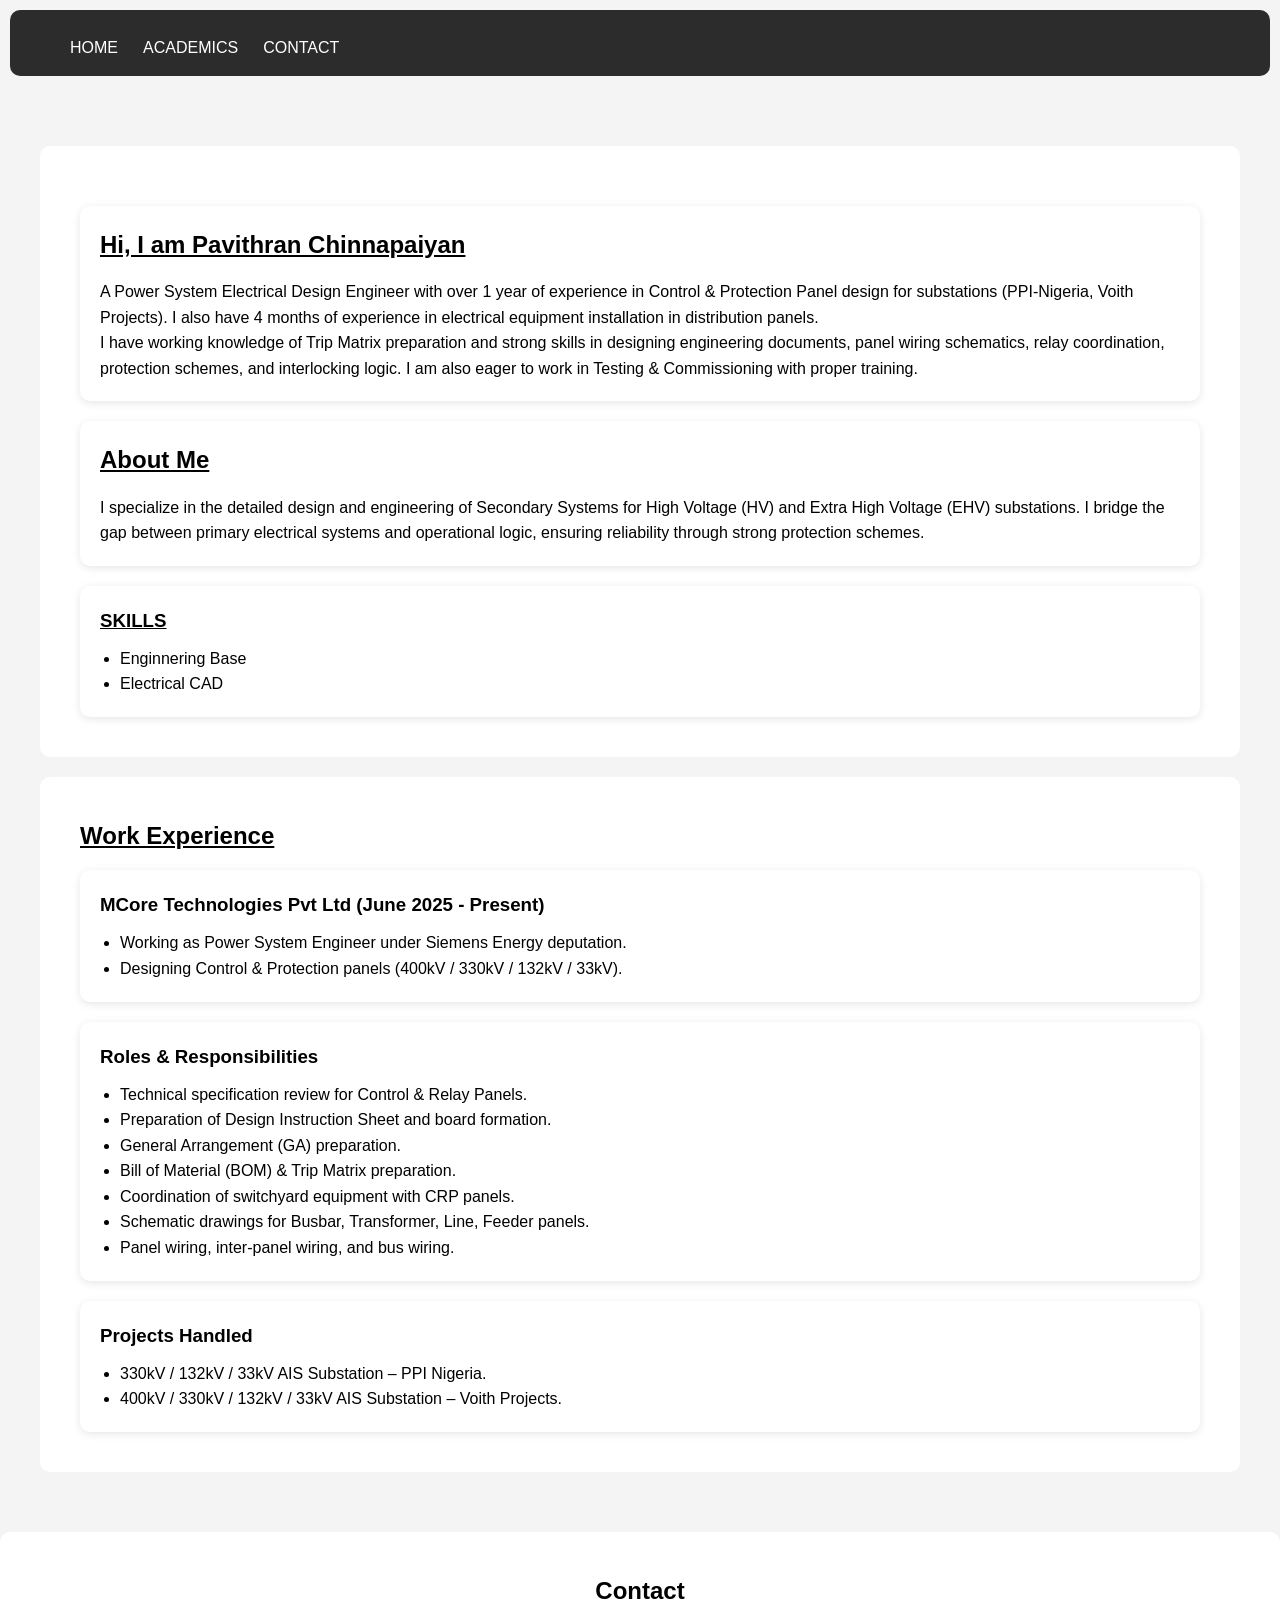
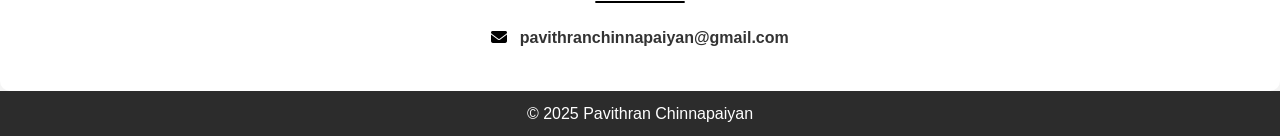
<file: html.html>
<!DOCTYPE html>
<html lang="en">

<head>
    <meta charset="UTF-8">
    <meta name="viewport" content="width=device-width, initial-scale=1.0">
    <title>Pavithran Portfolio</title>

    <!-- CSS -->
    <link rel="stylesheet" href="style.css">

    <!-- Icon -->
    <link rel="icon" href="OIP.webp" type="image/png">

    <!-- Font Awesome -->
    <link rel="stylesheet" href="https://cdnjs.cloudflare.com/ajax/libs/font-awesome/6.5.0/css/all.min.css">
</head>

<body>

    <!-- HEADER -->
    <header>
        <nav>
            <ul>
                <li><a href="#">HOME</a></li>
                <li><a href="html3.html">ACADEMICS</a></li>
                <li><a href="#contact">CONTACT</a></li>
            </ul>
        </nav>
    </header>

    <section class="begin">
        <section class="group">
            <section id="home" class="home fade-in">
                <h2>Hi, I am Pavithran Chinnapaiyan</h2>
                <p>
                    A Power System Electrical Design Engineer with over 1 year of experience in Control & Protection
                    Panel
                    design for substations (PPI-Nigeria, Voith Projects). I also have 4 months of experience in
                    electrical
                    equipment installation in distribution panels.
                </p>
                <p>
                    I have working knowledge of Trip Matrix preparation and strong skills in designing engineering
                    documents,
                    panel wiring schematics, relay coordination, protection schemes, and interlocking logic. I am also
                    eager
                    to work in Testing & Commissioning with proper training.
                </p>
            </section>
            <!-- ABOUT -->
            <section class="me fade-in">
                <h2>About Me</h2>
                <p>
                    I specialize in the detailed design and engineering of Secondary Systems for High Voltage (HV) and
                    Extra
                    High Voltage (EHV) substations. I bridge the gap between primary electrical systems and operational
                    logic,
                    ensuring reliability through strong protection schemes.
                </p>
            </section>
            <section class="skills fade-in">
                <h3 style="font-family: Arial, Helvetica, sans-serif;"> SKILLS</h3>
                <ul>
                    <li>
                        Enginnering Base
                    </li>
                    <li>
                        Electrical CAD
                    </li>
                </ul>
            </section>
        </section>

        <!-- WORK EXPERIENCE -->
        <section class="fade-in">
            <h2>Work Experience</h2>

            <div class="container">

                <div class="project">
                    <h3>MCore Technologies Pvt Ltd (June 2025 - Present)</h3>
                    <ul>
                        <li>Working as Power System Engineer under Siemens Energy deputation.</li>
                        <li>Designing Control & Protection panels (400kV / 330kV / 132kV / 33kV).</li>
                    </ul>
                </div>

                <div class="project">
                    <h3>Roles & Responsibilities</h3>
                    <ul>
                        <li>Technical specification review for Control & Relay Panels.</li>
                        <li>Preparation of Design Instruction Sheet and board formation.</li>
                        <li>General Arrangement (GA) preparation.</li>
                        <li>Bill of Material (BOM) & Trip Matrix preparation.</li>
                        <li>Coordination of switchyard equipment with CRP panels.</li>
                        <li>Schematic drawings for Busbar, Transformer, Line, Feeder panels.</li>
                        <li>Panel wiring, inter-panel wiring, and bus wiring.</li>
                    </ul>
                </div>

                <div class="project">
                    <h3>Projects Handled</h3>
                    <ul>
                        <li>330kV / 132kV / 33kV AIS Substation – PPI Nigeria.</li>
                        <li>400kV / 330kV / 132kV / 33kV AIS Substation – Voith Projects.</li>
                    </ul>
                </div>

            </div>
        </section>
    </section>

    <!-- CONTACT -->
    <section id="contact" class="contact fade-in">
        <h2>Contact</h2>

        <p>
            <i class="fa-solid fa-envelope"></i>
            <a href="mailto:pavithranchinnapaiyan@gmail.com">
                pavithranchinnapaiyan@gmail.com
            </a>
        </p>
    </section>

    <!-- FOOTER -->
    <footer>
        <p>&copy; 2025 Pavithran Chinnapaiyan</p>
    </footer>

    <!-- JS -->
    <script>
        document.addEventListener("DOMContentLoaded", function () {
            const elements = document.querySelectorAll('.fade-in');

            const observer = new IntersectionObserver((entries) => {
                entries.forEach(entry => {
                    if (entry.isIntersecting) {
                        entry.target.classList.add('show');
                    }
                });
            });

            elements.forEach(el => observer.observe(el));
        });
    </script>
    <script>
        document.addEventListener("DOMContentLoaded", function () {

            const elements = document.querySelectorAll('.fade');

            const observer = new IntersectionObserver((entries) => {
                entries.forEach(entry => {

                    if (entry.isIntersecting) {
                        entry.target.classList.add('show');   // fade IN
                    } else {
                        entry.target.classList.remove('show'); // fade OUT
                    }

                });
            }, {
                threshold: 0.2
            });

            elements.forEach(el => observer.observe(el));

        });
    </script>

</body>

</html>
</file>
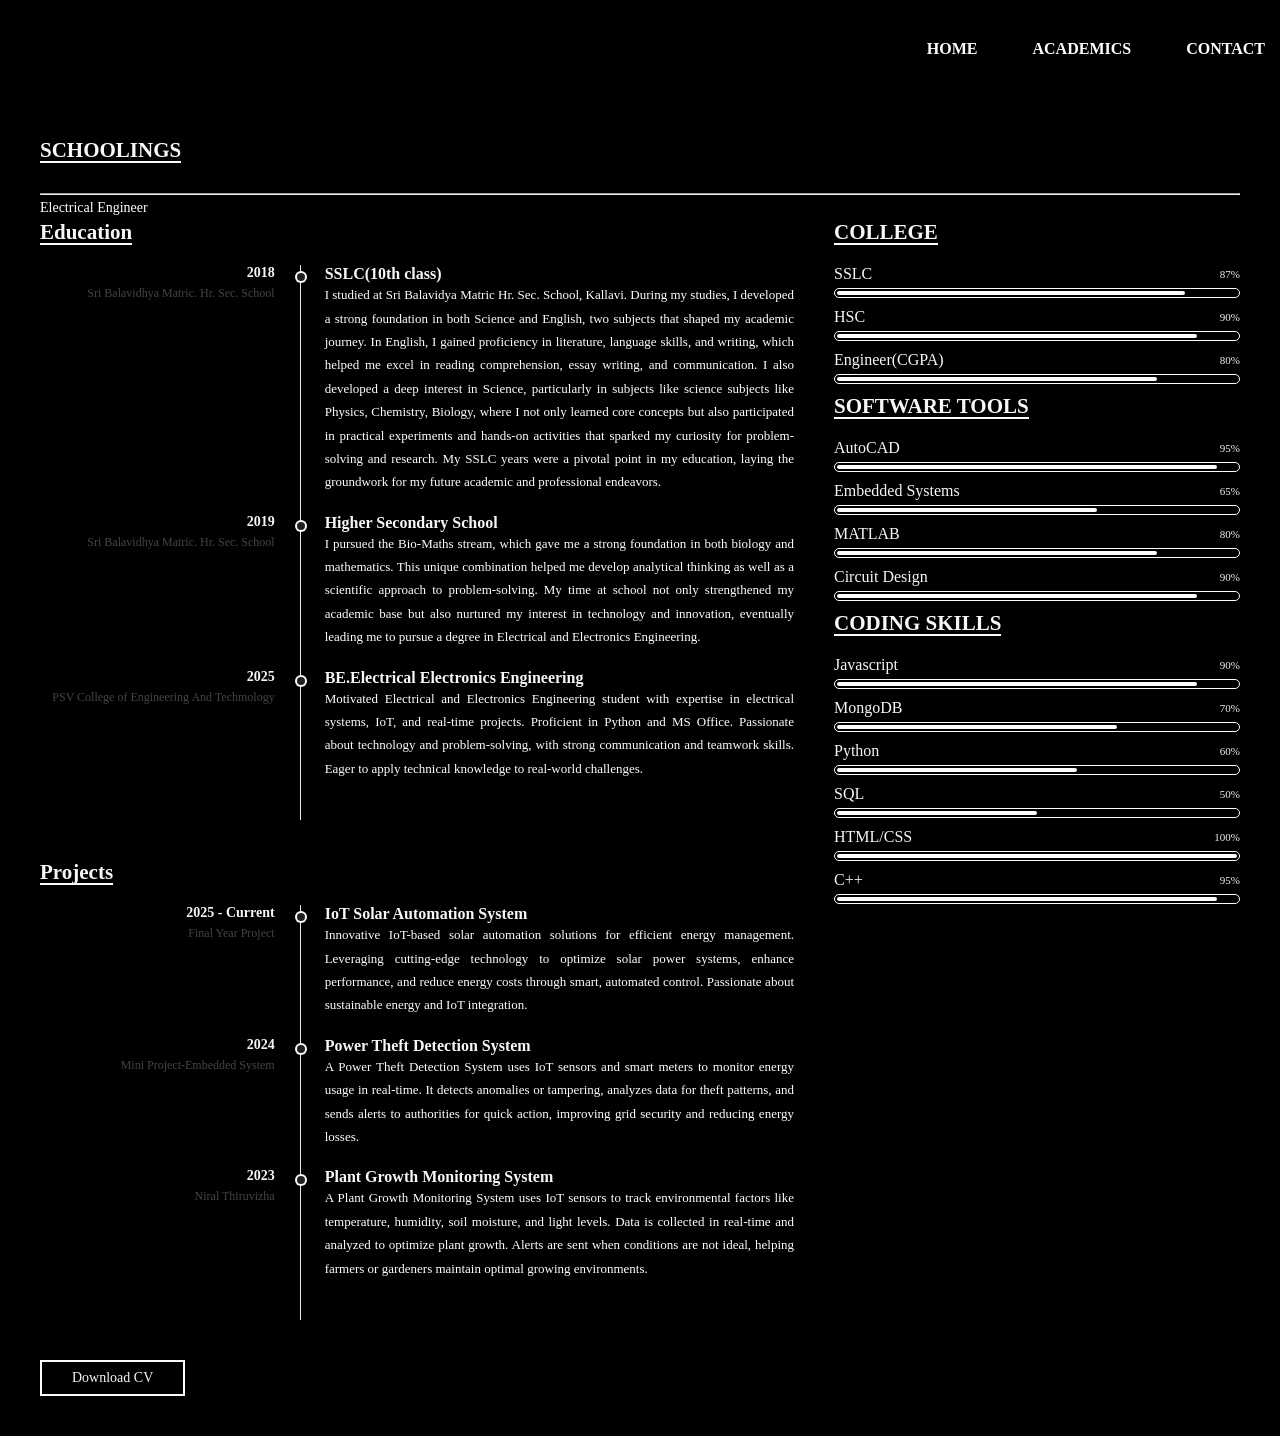
<file: html3.html>
<!DOCTYPE html>
<html lang="en">

<head>
    <meta charset="UTF-8">
    <meta name="viewport" content="width=device-width, initial-scale=1.0">
    <title>QUALIFICATION</title>
    <link rel="stylesheet" href="about.css">
    <link rel="icon" href="unnamed.png" type="image/png">
</head>

<body class="fade-in">
    <header>
        <nav class="hd">
            <ul>
                <li>
                    <a href="html.html">HOME</a></li>
                <ul>
                    <li>
                        <a href="index45.html">ACADEMICS</a></li>
                </ul>
                <li>
                    <a href="html.html">CONTACT
                    </a>
                </li>
            </ul>
        </nav>
    </header>
    <section class="resume page">
        <h2 class="section-title">SCHOOLINGS</h2>
        <hr class="section-line">
        <p class="subtitle">Electrical Engineer</p>
        <div class="resume-row">
            <div class="wrapper">
                <div class="education">
                    <h2>Education</h2>
                    <div class="grid-item">
                        <h4 class="year">2018</h4>
                        <h4 class="education-name">SSLC(10th class)</h4>
                        <p class="company">Sri Balavidhya Matric. Hr. Sec. School</p>
                        <p class="education-description">
                            I studied at Sri Balavidya Matric Hr. Sec. School, Kallavi. During my studies, I developed a
                            strong
                            foundation in both Science and English, two subjects that shaped my academic journey. In
                            English, I gained
                            proficiency in literature, language skills, and writing, which helped me excel in reading
                            comprehension,
                            essay writing, and communication. I also developed a deep interest in Science, particularly
                            in subjects
                            like science subjects like Physics, Chemistry, Biology, where I not only learned core
                            concepts but also
                            participated in practical experiments and hands-on activities that sparked my curiosity for
                            problem-solving and research. My SSLC years were a pivotal point in my education, laying the
                            groundwork
                            for my future academic and professional endeavors.
                        </p>

                        <div class="divider"></div>
                    </div>

                    <div class="grid-item">
                        <h4 class="year">2019</h4>
                        <h4 class="education-name">Higher Secondary School</h4>
                        <p class="company">Sri Balavidhya Matric. Hr. Sec. School</p>
                        <p class="education-description"> I pursued the Bio-Maths stream, which gave me a strong
                            foundation in both
                            biology and mathematics. This unique combination helped me develop analytical thinking as
                            well as a
                            scientific approach to problem-solving.
                            My time at school not only strengthened my academic base but also nurtured my interest in
                            technology and
                            innovation, eventually leading me to pursue a degree in Electrical and Electronics
                            Engineering.</p>

                        <div class="divider"></div>
                    </div>
                    <div class="grid-item">
                        <h4 class="year">2025</h4>
                        <h4 class="education-name">BE.Electrical Electronics Engineering</h4>
                        <p class="company">PSV College of Engineering And Techmology</p>
                        <p class="education-description"> Motivated Electrical and Electronics Engineering student with
                            expertise in
                            electrical systems, IoT, and real-time projects. Proficient in Python and MS Office.
                            Passionate about
                            technology and problem-solving, with strong communication and teamwork skills. Eager to
                            apply technical
                            knowledge to real-world challenges.
                        </p>

                        <div class="divider"></div>
                    </div>


                </div>

                <div class="experience">
                    <h2>Projects</h2>
                    <div class="grid-item">
                        <h4 class="year">2025 - Current</h4>
                        <h4 class="experience-name">IoT Solar Automation System</h4>
                        <p class="company">Final Year Project</p>
                        <p class="experience-description"> Innovative IoT-based solar automation solutions for efficient
                            energy
                            management. Leveraging cutting-edge technology to optimize solar power systems, enhance
                            performance, and
                            reduce energy costs through smart, automated control. Passionate about sustainable energy
                            and IoT
                            integration.</p>

                        <div class="divider"></div>
                    </div>

                    <div class="grid-item">
                        <h4 class="year">2024</h4>
                        <h4 class="experience-name">Power Theft Detection System</h4>
                        <p class="company">Mini Project-Embedded System</p>
                        <p class="experience-description">
                            A Power Theft Detection System uses IoT sensors and smart meters to monitor energy usage in
                            real-time. It
                            detects anomalies or tampering, analyzes data for theft patterns, and sends alerts to
                            authorities for
                            quick action, improving grid security and reducing energy losses.</p>

                        <div class="divider"></div>
                    </div>

                    <div class="grid-item">
                        <h4 class="year">2023</h4>
                        <h4 class="experience-name">Plant Growth Monitoring System</h4>
                        <p class="company">Niral Thiruvizha</p>
                        <p class="experience-description">A Plant Growth Monitoring System uses IoT sensors to track
                            environmental
                            factors like temperature, humidity, soil moisture, and light levels. Data is collected in
                            real-time and
                            analyzed to optimize plant growth. Alerts are sent when conditions are not ideal, helping
                            farmers or
                            gardeners maintain optimal growing environments.</p>

                        <div class="divider"></div>
                    </div>
                </div>
            </div>

            <div class="wrapper">
                <div class="">
                    <h2>COLLEGE</h2>

                    <div class="progress-detail">
                        <div class="progress-name">SSLC</div>
                        <div class="progress-percent">87%</div>
                    </div>
                    <div class="progress-bar">
                        <div class="progress" style="width: 87%;"></div>
                    </div>

                    <div class="progress-detail">
                        <div class="progress-name">HSC</div>
                        <div class="progress-percent">90%</div>
                    </div>
                    <div class="progress-bar">
                        <div class="progress" style="width: 90%;"></div>
                    </div>

                    <div class="progress-detail">
                        <div class="progress-name">Engineer(CGPA)</div>
                        <div class="progress-percent">80%</div>
                    </div>
                    <div class="progress-bar">
                        <div class="progress" style="width: 80%;"></div>
                    </div>

                    <h2>SOFTWARE TOOLS</h2>

                    <div class="progress-detail">
                        <div class="progress-name">AutoCAD</div>
                        <div class="progress-percent">95%</div>
                    </div>
                    <div class="progress-bar">
                        <div class="progress" style="width: 95%;"></div>
                    </div>

                    <div class="progress-detail">
                        <div class="progress-name">Embedded Systems</div>
                        <div class="progress-percent">65%</div>
                    </div>
                    <div class="progress-bar">
                        <div class="progress" style="width: 65%;"></div>
                    </div>

                    <div class="progress-detail">
                        <div class="progress-name">MATLAB</div>
                        <div class="progress-percent">80%</div>
                    </div>
                    <div class="progress-bar">
                        <div class="progress" style="width: 80%;"></div>
                    </div>

                    <div class="progress-detail">
                        <div class="progress-name">Circuit Design</div>
                        <div class="progress-percent">90%</div>
                    </div>
                    <div class="progress-bar">
                        <div class="progress" style="width: 90%;"></div>
                    </div>

                </div>

                <div class="coding-skill">
                    <h2>CODING SKILLS</h2>

                    <div class="progress-detail">
                        <div class="progress-name">Javascript</div>
                        <div class="progress-percent">90%</div>
                    </div>
                    <div class="progress-bar">
                        <div class="progress" style="width: 90%;"></div>
                    </div>

                    <div class="progress-detail">
                        <div class="progress-name">MongoDB</div>
                        <div class="progress-percent">70%</div>
                    </div>
                    <div class="progress-bar">
                        <div class="progress" style="width: 70%;"></div>
                    </div>

                    <div class="progress-detail">
                        <div class="progress-name">Python</div>
                        <div class="progress-percent">60%</div>
                    </div>
                    <div class="progress-bar">
                        <div class="progress" style="width: 60%;"></div>
                    </div>

                    <div class="progress-detail">
                        <div class="progress-name">SQL</div>
                        <div class="progress-percent">50%</div>
                    </div>
                    <div class="progress-bar">
                        <div class="progress" style="width: 50%;"></div>
                    </div>

                    <div class="progress-detail">
                        <div class="progress-name">HTML/CSS</div>
                        <div class="progress-percent">100%</div>
                    </div>
                    <div class="progress-bar">
                        <div class="progress" style="width: 100%;"></div>
                    </div>

                    <div class="progress-detail">
                        <div class="progress-name">C++</div>
                        <div class="progress-percent">95%</div>
                    </div>
                    <div class="progress-bar">
                        <div class="progress" style="width: 95%;"></div>
                    </div>

                </div>
            </div>
        </div>

        <a href="pavithran. C.pdf" class="btn-primary">Download CV</a>
    </section>

    <style>
        header {
            color: #fff;
            width: 100%;
            padding: 20px;
            text-align: center;
            border-radius: 15px;
        }

        header nav ul {
            list-style: none;
            display: flex;
            justify-content: right;
        }

        header nav ul li {
            margin: 0 15px;
        }

        header nav ul li a {
            color: #fff;
            text-decoration: none;
            font-weight: bold;
        }

        li {
            cursor: pointer;
            text-decoration: underline;
        }
    </style>
    <script>

        // Fade-in observer
        const elements = document.querySelectorAll('.fade-in');
        const observer = new IntersectionObserver((entries) => {
            entries.forEach(entry => {
                if (entry.isIntersecting) {
                    entry.target.classList.add('show');
                }
            });
        });
        elements.forEach(el => observer.observe(el));

        // On load fade
        window.addEventListener('load', () => {
            document.body.classList.add('loaded');
        });
    </script>

</body>


</html>
</file>
<file: style.css>
/* RESET */
* {
    margin: 0;
    padding: 0;
    box-sizing: border-box;
}

/* BODY */
body {
    font-family: Arial, sans-serif;
    line-height: 1.6;
    background-color: #f4f4f4;
}

/* ================= HEADER ================= */
header {
    margin: 10px;
    border-radius: 10px;
    background: #2c2c2c;
    color: white;
    padding: 15px 40px;
    display: flex;
    justify-content: space-between;
    align-items: center;
}

/* Logo / Name */
.logo {
    font-size: 22px;
    font-weight: bold;
}

/* NAVIGATION */
nav ul {
    list-style: none;
    display: flex;
    gap: 25px;
}

nav ul li a {
    color: white;
    text-decoration: none;
    font-weight: 500;
    position: relative;
    border-radius: 5px;
}

/* Hover underline animation */
nav ul li a::after {
    content: "";
    position: absolute;
    width: 0%;
    height: 2px;
    background: orange;
    left: 0;
    bottom: -5px;
    transition: 0.3s;
}

nav ul li a:hover::after {
    width: 100%;
}

/* ================= SECTIONS ================= */
section {
    padding: 40px;
}

/* HEADINGS */
h2 {
    margin-bottom: 15px;
    text-decoration: underline;
}

/* HOME */
.group {
    background-color: #fff;
    margin-top: 20px;
    border-radius: 10px;
}
.home {
    background: white;
    border-radius: 10px;
}

.me {
    background-color: white;
    margin-top: 20px;
    border-radius: 20px;
}

.fade-in {
    background-color: #fff;
    margin-top: 20px;
    border-radius: 10px;
}

.skills h3 {
    text-decoration: underline;
}

.skills {
    background-color: white;
    margin-top: 20px;
    border-radius: 20px;
}

/* ================= CONTAINER ================= */
.container {
    display: flex;
    flex-direction: column;
    gap: 20px;
}

/* PROJECT CARDS */
.project {
    background: #ffffff;
    padding: 20px;
    border-radius: 10px;

    box-shadow: 0 2px 8px rgba(0, 0, 0, 0.1);
    transition: transform 0.3s;
}

.project:hover {
    transform: translateY(-5px);
}

/* LIST */
ul {
    margin-left: 20px;
    margin-top: 10px;
}

/* ================= CONTACT ================= */
.contact {
    text-align: center;
    background: #fff;
}

.contact a {
    color: #333;
    text-decoration: none;
    font-weight: bold;
}

.contact i {
    margin-right: 8px;
}

/* ================= FOOTER ================= */
footer {
    background: #2c2c2c;
    color: white;
    text-align: center;
    padding: 10px;
}

/* ================= ANIMATION ================= */
.fade-in {
    opacity: 0;
    transform: translateY(20px);
    transition: 0.6s ease-in-out;
}

.fade-in.show {
    opacity: 1;
    transform: translateY(0);
}

.me fade-in {
    padding-left: 25px;
}

.skills{
    opacity: 0;
    transform: translateY(20px);
    transition: 0.6s ease-in-out;
}
.skills{
    opacity: 1;
    transform: translate(0);
}
/* Scrollbar */
::-webkit-scrollbar {
    width: 8px;
}

/* Track */
::-webkit-scrollbar-track {
    background: #1e1e1e;
}

/* Handle */
::-webkit-scrollbar-thumb {
    background: rgb(18, 18, 18);
    border-radius: 10px;
}

/* Hover */
::-webkit-scrollbar-thumb:hover {
    background: rgb(16, 16, 16);
}

.home,.me, .skills {
    background: #ffffff;
    padding: 20px;
    border-radius: 10px;

    box-shadow: 0 2px 8px rgba(0, 0, 0, 0.1);
    transition: transform 0.3s;
}

.home:hover, .me:hover, .skills:hover {
    transform: translateY(-5px);
}

/* ================= RESPONSIVE ================= */
@media (max-width: 768px) {

    header {
        flex-direction: column;
        gap: 10px;
    }

    nav ul {
        flex-direction: column;
        align-items: center;
        gap: 10px;
    }

    section {
        margin-left: 2%;
    }
}
</file>
<file: about.css>
@import url('https://fonts.googleapis.com/css2?family=Poppins:ital,wght@0,100;0,200;0,300;0,400;0,500;0,600;0,700;0,800;0,900;1,100;1,200;1,300;1,400;1,500;1,600;1,700;1,800;1,900&display=swap');

:root {
    /*Background Colors*/
    --background-dark-90: #333;
    --background-dark-90: #222222;
    --background-dark-95: #282828;
    --background-dark-80: #333333;
    --background-dark-70: #444444;
    --background-dark-60: #e9e9e9;
    --background-orange: #fffbfb;

    /*Text colors*/
    --color-white-100: #131313;
    --color-white-95:  #f8f7f7;
    --color-white-80: #ffffff;
    --color-white-70: #444444;
    --color-white-60: #f4f1f1;

    /*Font Size*/
    --font-size-48: 48px;
    --font-size-30: 30px;
    --font-size-24: 24px;
    --font-size-21: 21px;
    --font-size-18: 18px;
    --font-size-16: 16px;
    --font-size-14: 14px;
    --font-size-13: 13px;
    --font-size-12: 12px;
    --font-size-11: 11px;

    --transition-default: 0.25s ease;
}

/*SCROLLBAR STYLE*/

::-webkit-scrollbar {
    width: 6px;
}

::-webkit-scrollbar-track {
    background: var(--background-dark-70);
}

::-webkit-scrollbar-thumb {
    background: var(--background-orange);
}
nav ul li a::after {
    content: "";
    position: absolute;
    width: 0%;
    height: 2px;
    background: rgb(236, 235, 233);
    left: 0;
    bottom: -5px;
    transition: 0.3s;
}

nav ul li a:hover::after {
    width: 100%;
}
nav ul {
    list-style: none;
    display: flex;
    gap: 25px;
}

nav ul li a {
    color: white;
    text-decoration: none;
    font-weight: 500;
    position: relative;
    border-radius: 5px;
}

/*RESET*/

* {
    margin: 0;
    padding: 0;
    box-sizing: border-box;
}
body{
    margin: 0;
    padding: 0;
    overflow-x: hidden;
}

html {
    font-family: 'Lora', serif;
    color: var(--color-white-95);
}

body {
    background-color: aliceblue;
    background: cover;
    background-attachment: fixed;
}
header{
    padding: auto;
    margin: 20px;
}

li {
    list-style: none;
}

a {
    display: inline-block;
    text-decoration: none;
    color: var(--color-white-95);
}

:is(h1, h2, h3, h4, h5, h6) {
    font-weight: 600;
}

h1 {
    font-size: var(--font-size-48);
    margin-bottom: 10px;
}

h2 {
    font-size: var(--font-size-21);
    margin-bottom: 30px;
    box-shadow: inset 0 -2px 0 var(--background-orange);
    width: fit-content;
}

h3 {
    font-size: var(--font-size-18);
    margin-bottom: 5px;
}

p,
blockquote {
    color: var(--color-white-80);
    font-size: var(--font-size-14);
    line-height: 1.8;
}

::selection {
    background: var(--background-orange);
    color: var(--color-white-100);
}

ion-icon {
    --ionicon-stroke-width: 20px;
}

.section-heading {
    font-size: var(--font-size-30);
    border-bottom: 2px solid var(--background-dark-60);
    padding-bottom: 5px;
}

.section-sub-heading {
    font-size: var(--font-size-14);
    text-align: right;
    font-weight: 300;
    color: var(--color-white-70);
}

.btn-primary {
    padding: 8px 30px;
    border: 2px solid var(--background-orange);
    font-size: var(--font-size-14);
    transition: var(--transition-default);
}

.btn-primary:hover {
    background: var(--background-orange);
    color: var(--color-white-100);
}

img {
    width: 100%;
    height: auto;
}

.container {
    max-width: 1200px;
    margin: auto;
    width: 100%;
}

.fade-in {
    opacity: 0;
    transform: translateY(20px);
    transition: all 0.6s ease-out;
}
.fade-in{
    background-color: #000000;
}

.fade-in.show {
    opacity: 1;
    transform: translateY(0);
}


/*SIDEBAR STRUCTURE*/


/*ABOUT*/








.grid-item {
    display: grid;
    grid-template-columns: 1fr 1fr;
    grid-gap: 30px;
}

.grid-item .item {
    display: flex;
}

.grid-item .item-icon {
    font-size: var(--font-size-48);
    margin-right: 30px;
    color: var(--color-white-60);
}

.item-wrapper p {
    font-size: 12px;
    text-align: justify;
}
/*RESUME SECTION*/

.resume {
    padding: 40px 50px;
}

.subtitle {
    margin-right: 50px;
}

.resume-row {
    display: flex;
}

.resume-row .wrapper:nth-child(1) {
    width: 65%;
    margin-right: 40px;
}

.resume-row .wrapper :is(.education, .experience) {
    margin-bottom: 80px;
}

.resume-row h2 {
    margin-bottom: 20px;
}

.resume-row .grid-item {
    position: relative;
    grid-template-columns: .5fr 1fr;
    grid-gap: 0px 50px;
    margin-bottom: 20px;
}

.resume-row .grid-item .year {
    text-align: right;
    font-size: var(--font-size-14);
}

.resume-row .grid-item .company {
    text-align: right;
    font-size: var(--font-size-12);
    color: var(--color-white-70);
}

.resume-row .grid-item :is(.education-description, .experience-description) {
    font-size: var(--font-size-13);
    color: var(--color-white-80);
    text-align: justify;
}

.resume-row .grid-item .divider {
    position: absolute;
    top: 0;
    left: 34.5%;
    width: 1px;
    height: calc(100% + 40px);
    background: var(--background-dark-60);
}

.resume-row .grid-item .divider::before {
    content: "";
    position: absolute;
    top: 8px;
    left: -3px;
    width: 8px;
    height: 8px;
    border-radius: 10px;
    background: var(--background-dark-90);
    box-shadow: 0 0 0 2px var(--background-orange);
}

.resume-row .wrapper:nth-child(2) {
    width: 35%;
}

.resume-row .design-skill {
    margin-bottom: 40px;
}

.resume-row .progress-detail {
    display: flex;
    justify-content: space-between;
    align-items: center;
    margin-bottom: 5px;
}

.resume-row .progress-detail .progress-percent {
    font-size: var(--font-size-11);
    font-weight: 300;
    color: var(--color-white-60);
}

.resume-row .progress-bar {
    width: 100%;
    height: 10px;
    border-radius: 10px;
    border: 1px solid var(--background-orange);
    padding: 2px;
    margin-bottom: 10px;
}

.resume-row .progress {
    height: 100%;
    border-radius: 10px;
    background: var(--background-orange);
}

@media screen and (max-width: 1200px) {
    .clients-row {
        position: relative;
        top: 50%;
        left: 50%;
        transform: translate(-45%, 10%);
        display: grid;
        grid-template-columns: 3fr 3fr;
    }

    .clients-row img {
        margin-bottom: 30px;
        width: 150px;
    }
}

@media screen and (max-width: 1024px) {
    .nav-mobile {
        display: flex;
    }
}

.side-bar {
    padding: 70px 0 30px;
    width: 260px;
    box-shadow: 2px 0 10px;
    opacity: 0;
    left: -300px;
    transition: all var(--transition-default);
}

.side-bar.active {
    left: 0;
    opacity: 1;
}

.resume {
    width: 100%;
}

.resume {
    padding: 40px 40px;
}



@media screen and (max-width: 768px) {
    .hero {
        flex-direction: column;
    }

    .hero-img-box {
        max-width: 100%;
        height: 450px;
        font-size: 0;
    }

    .hero-content {
        width: 100%;
        padding: 40px;
    }

    .about-inner {
        padding: 40px;
    }

    .grid-item {
        grid-template-columns: 1fr;
    }



    .clients-row img {
        width: 150px;
    }

    .resume-row {
        flex-direction: column;
        margin-bottom: 50px;
    }

    .resume-row .wrapper {
        width: 100% !important;
    }

    .resume-row .wrapper:nth-child(1) {
        margin-right: 0;
    }



}

@media screen and (max-width: 570px) {
    .contact-info {
        grid-template-columns: 1fr;
    }
}

@media screen and (max-width: 455px) {
    .clients-row {
        grid-template-columns: 1fr;
    }

    .clients-row img {
        margin-bottom: 40px;
    }

}
</file>
